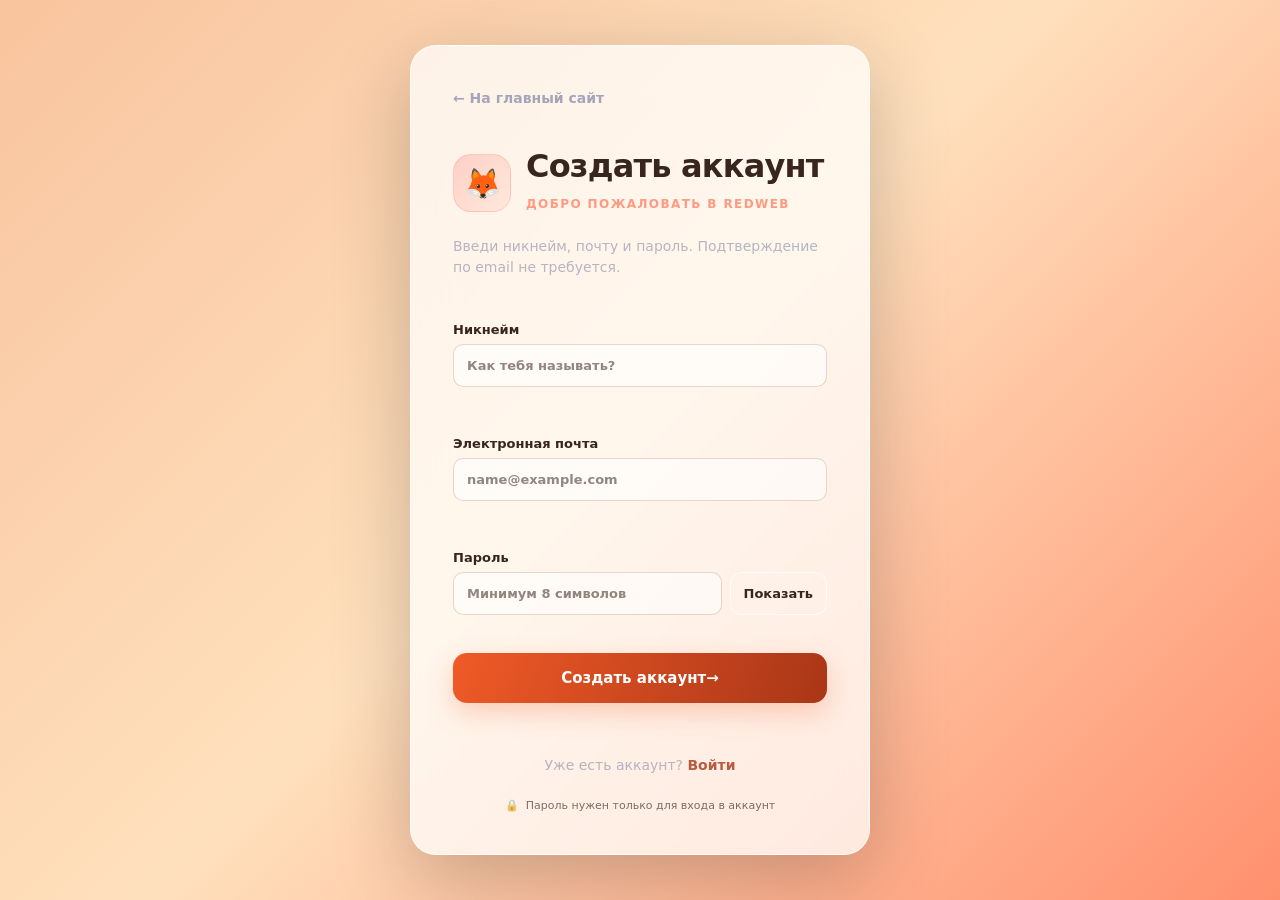
<file: MoiSait2.HTML>
<!doctype html>
<html lang="ru">
<head>
  <meta charset="utf-8">
  <meta name="viewport" content="width=device-width, initial-scale=1">
  <meta name="theme-color" content="#11111b">
  <title>Регистрация — RedWeb</title>
  <link rel="stylesheet" href="Moisait.CSS">
  <script>
  (function () {
    try {
      var savedTheme = localStorage.getItem('rwTheme') || 'sunset';
      document.documentElement.dataset.theme = savedTheme;
      document.addEventListener('DOMContentLoaded', function () {
        document.body.dataset.theme = savedTheme;
      });
    } catch (e) {}
  })();
</script>

  <style>
    :root{color-scheme:dark;--bg:#101018;--panel:rgba(27,27,42,.88);--line:rgba(255,255,255,.11);--muted:#a5a4b8;--accent:#ff5b55;--accent2:#ff8a5b}
    *{box-sizing:border-box}
    body.auth-page{min-height:100vh;margin:0;padding:28px 18px;display:grid;place-items:center;background:var(--page);background-attachment:fixed;font-family:Inter,system-ui,-apple-system,"Segoe UI",sans-serif;color:var(--ink)}
    .auth-panel{width:min(100%,460px);padding:clamp(26px,5vw,42px);border:1px solid var(--line);border-radius:26px;background:var(--glass);color:var(--ink);box-shadow:0 24px 80px rgba(0,0,0,.22);backdrop-filter:blur(22px);animation:authIn .7s cubic-bezier(.2,.8,.2,1) both}
    @keyframes authIn{from{opacity:0;transform:translateY(22px) scale(.985)}to{opacity:1;transform:translateY(0) scale(1)}}
    .back-link{display:inline-flex;align-items:center;gap:8px;color:var(--muted);text-decoration:none;font-size:14px;margin-bottom:30px;transition:color .2s}
    .back-link:hover{color:#fff}
    .auth-top{display:flex;align-items:center;gap:15px;margin-bottom:24px}
    .auth-emoji{width:58px;height:58px;display:grid;place-items:center;border-radius:18px;background:linear-gradient(135deg,rgba(255,91,85,.24),rgba(255,138,91,.10));border:1px solid rgba(255,130,100,.25);font-size:30px}
    h1{font-size:clamp(28px,6vw,35px);line-height:1.12;letter-spacing:-.8px;margin:0 0 9px}
    .intro{color:var(--muted);margin:0 0 28px;line-height:1.6;font-size:14px}
    form{display:grid;gap:17px}
    label{display:grid;gap:8px;font-size:13px;font-weight:650;color:var(--ink)}
    input{width:100%;min-width:0;padding:14px 15px;border:1px solid var(--line);border-radius:13px;background:rgba(255,255,255,.55);color:var(--ink);font:inherit;font-size:15px;outline:none;transition:border-color .2s,box-shadow .2s,background .2s}
    input::placeholder{color:color-mix(in srgb,var(--ink) 55%,transparent)}
    input:focus{border-color:var(--accent);box-shadow:0 0 0 4px color-mix(in srgb,var(--accent) 14%,transparent);background:rgba(255,255,255,.78)}
    .password-row{display:flex;gap:8px}
    .password-row input{flex:1}
    .toggle{flex:0 0 auto;padding:0 13px;border:1px solid var(--line);border-radius:12px;background:rgba(255,255,255,.06);color:var(--ink);font:inherit;font-size:13px;cursor:pointer}
    .toggle:hover{background:rgba(255,255,255,.11)}
    .button.primary{width:100%;min-height:50px;margin-top:5px;border:0;border-radius:14px;background:linear-gradient(110deg,var(--accent),var(--accent2));color:white;font:inherit;font-weight:750;font-size:15px;cursor:pointer;box-shadow:0 10px 26px color-mix(in srgb,var(--accent) 25%,transparent);transition:transform .2s,filter .2s}
    .button.primary:hover{transform:translateY(-2px);filter:brightness(1.08)}
    .button.primary:active{transform:translateY(0)}
    .form-message{min-height:20px;margin:13px 0 0;color:#ffb2a9;font-size:13px;text-align:center}
    .auth-switch{margin:19px 0 0;text-align:center;color:var(--muted);font-size:14px}
    .auth-switch a{color:var(--accent2);text-decoration:none;font-weight:700}
    .auth-switch a:hover{text-decoration:underline}
    .secure-note{display:flex;justify-content:center;gap:7px;margin-top:23px;color:var(--ink);opacity:.65;font-size:11px}
    @media(prefers-reduced-motion:reduce){.auth-panel{animation:none}*{transition:none!important}}
  </style>

<style id="redweb-extra-themes">
body[data-theme="crimson"]{--page:linear-gradient(135deg,#210710,#4b1025,#17060d);--ink:#fff0f3;--glass:#3a1022dc;--accent:#ff3158;--accent2:#a6002d;--line:#ff4b6e55}
body[data-theme="cyber"]{--page:linear-gradient(135deg,#080817,#19123c,#071b28);--ink:#f4f1ff;--glass:#120f30dc;--accent:#00eaff;--accent2:#b000ff;--line:#00f0ff55}
body[data-theme="sakura"]{--page:linear-gradient(135deg,#1b0d17,#49233c,#24101e);--ink:#fff2f8;--glass:#39192edc;--accent:#ff83bd;--accent2:#d94f91;--line:#ff83bd55}
body[data-theme="midnight"]{--page:linear-gradient(135deg,#080d19,#17233e,#0a1024);--ink:#edf2ff;--glass:#121c34dc;--accent:#829cff;--accent2:#455fc4;--line:#829cff55}
body[data-theme="gold"]{--page:linear-gradient(135deg,#171106,#493510,#201605);--ink:#fff8e6;--glass:#31240ddc;--accent:#f5c451;--accent2:#b77b18;--line:#f5c45155}
body[data-theme="mint"]{--page:linear-gradient(135deg,#071713,#123b31,#09251e);--ink:#edfff8;--glass:#0d2f27dc;--accent:#5de0b2;--accent2:#168d78;--line:#5de0b255}
body[data-theme="ice"]{--page:linear-gradient(135deg,#071521,#12364b,#0a2535);--ink:#effaff;--glass:#0e2b3cdc;--accent:#75d9ff;--accent2:#368bbd;--line:#75d9ff55}
</style>

<style>
.redirect-note{display:none;margin:16px 0 0;padding:13px 15px;border:1px solid var(--line);border-radius:13px;background:var(--glass);color:var(--ink);text-align:center;font-size:14px}
.redirect-note.show{display:block;animation:authIn .35s ease both}
.button.primary:disabled{opacity:.65;cursor:wait;transform:none}
</style>

</head>
<body class="auth-page">
  <script>
    try { document.body.dataset.theme = localStorage.getItem('rwTheme') || 'sunset'; } catch (e) {}
  </script>
  <main class="auth-panel glass">
    <a class="back-link" href="RedWeb.html">← На главный сайт</a>
    <div class="auth-top">
      <div class="auth-emoji" aria-hidden="true">🦊</div>
      <div><h1>Создать аккаунт</h1><div style="color:#ff9a82;font-size:12px;font-weight:750;letter-spacing:1.4px;text-transform:uppercase">Добро пожаловать в RedWeb</div></div>
    </div>
    <p class="intro">Введи никнейм, почту и пароль. Подтверждение по email не требуется.</p>
    <form id="registerForm">
      <label for="name">Никнейм
        <input id="name" name="name" maxlength="24" autocomplete="nickname" required placeholder="Как тебя называть?">
      </label>
      <label for="email">Электронная почта
        <input id="email" name="email" type="email" autocomplete="email" required placeholder="name@example.com">
      </label>
      <label for="password">Пароль
        <div class="password-row">
          <input id="password" name="password" type="password" minlength="8" autocomplete="new-password" required placeholder="Минимум 8 символов">
          <button type="button" class="toggle" data-target="password">Показать</button>
        </div>
      </label>
      <button class="button primary" type="submit">Создать аккаунт <span aria-hidden="true">→</span></button>
    </form>
    <p id="msg" class="form-message" aria-live="polite"></p>
    <p id="redirectNotice" class="redirect-note" aria-live="polite">Успешно! Переводим на главный сайт…</p>
    <p class="auth-switch">Уже есть аккаунт? <a href="VHOD.HTML">Войти</a></p>
    <div class="secure-note"><span aria-hidden="true">🔒</span> Пароль нужен только для входа в аккаунт</div>
  </main>
  <script src="auth.js"></script>
</body>
</html>
</file>
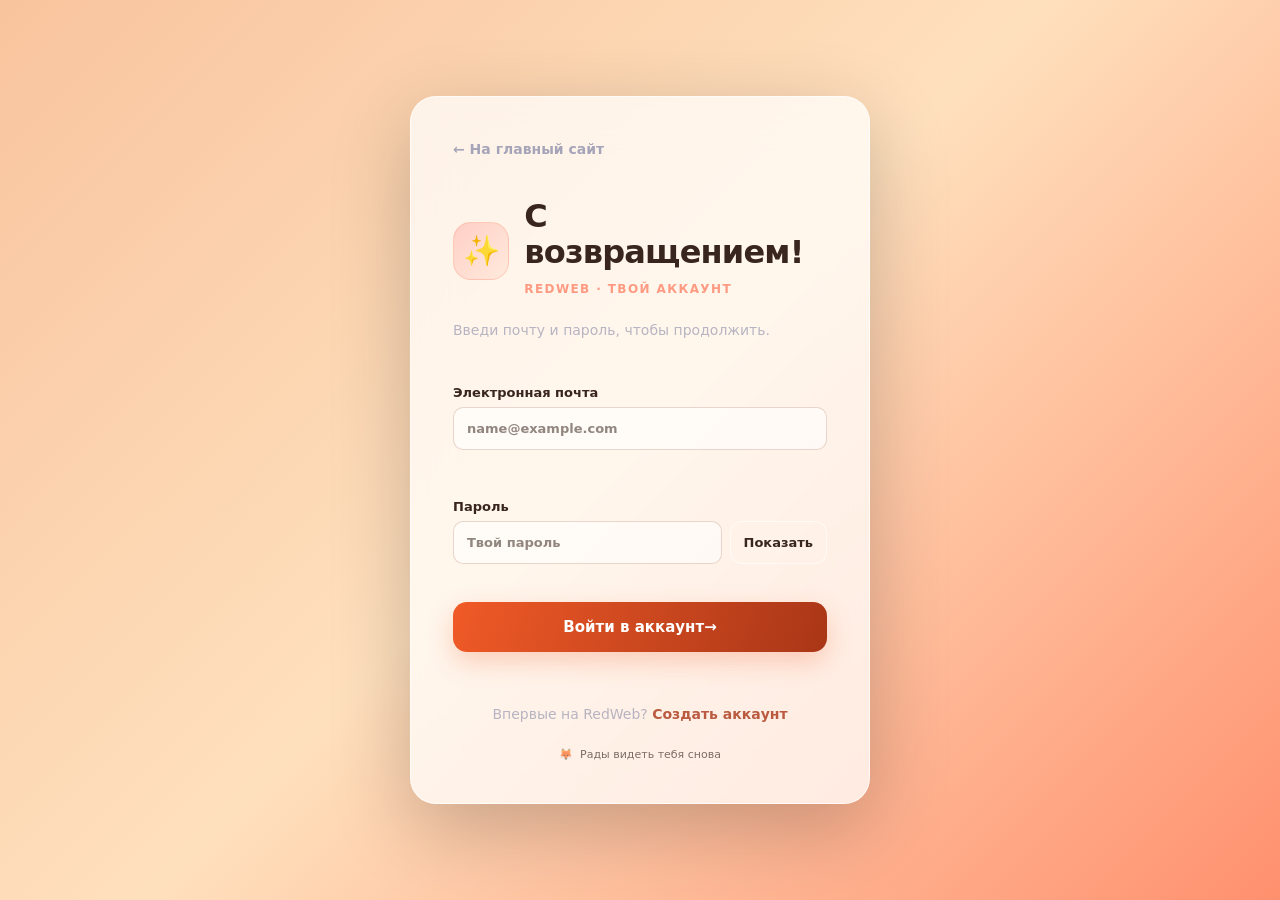
<file: VHOD.HTML>
<!doctype html>
<html lang="ru">
<head>
  <meta charset="utf-8">
  <meta name="viewport" content="width=device-width, initial-scale=1">
  <meta name="theme-color" content="#11111b">
  <title>Вход — RedWeb</title>
  <link rel="stylesheet" href="Moisait.CSS">
  <script>
  (function () {
    try {
      var savedTheme = localStorage.getItem('rwTheme') || 'sunset';
      document.documentElement.dataset.theme = savedTheme;
      document.addEventListener('DOMContentLoaded', function () {
        document.body.dataset.theme = savedTheme;
      });
    } catch (e) {}
  })();
</script>

  <style>
    :root{color-scheme:dark;--bg:#101018;--panel:rgba(27,27,42,.88);--line:rgba(255,255,255,.11);--muted:#a5a4b8;--accent:#ff5b55;--accent2:#ff8a5b}
    *{box-sizing:border-box}
    body.auth-page{min-height:100vh;margin:0;padding:28px 18px;display:grid;place-items:center;background:var(--page);background-attachment:fixed;font-family:Inter,system-ui,-apple-system,"Segoe UI",sans-serif;color:var(--ink)}
    .auth-panel{width:min(100%,460px);padding:clamp(26px,5vw,42px);border:1px solid var(--line);border-radius:26px;background:var(--glass);color:var(--ink);box-shadow:0 24px 80px rgba(0,0,0,.22);backdrop-filter:blur(22px);animation:authIn .7s cubic-bezier(.2,.8,.2,1) both}
    @keyframes authIn{from{opacity:0;transform:translateY(22px) scale(.985)}to{opacity:1;transform:translateY(0) scale(1)}}
    .back-link{display:inline-flex;align-items:center;gap:8px;color:var(--muted);text-decoration:none;font-size:14px;margin-bottom:30px;transition:color .2s}
    .back-link:hover{color:#fff}
    .auth-top{display:flex;align-items:center;gap:15px;margin-bottom:24px}
    .auth-emoji{width:58px;height:58px;display:grid;place-items:center;border-radius:18px;background:linear-gradient(135deg,rgba(255,91,85,.24),rgba(255,138,91,.10));border:1px solid rgba(255,130,100,.25);font-size:30px}
    h1{font-size:clamp(28px,6vw,35px);line-height:1.12;letter-spacing:-.8px;margin:0 0 9px}
    .intro{color:var(--muted);margin:0 0 28px;line-height:1.6;font-size:14px}
    form{display:grid;gap:17px}
    label{display:grid;gap:8px;font-size:13px;font-weight:650;color:var(--ink)}
    input{width:100%;min-width:0;padding:14px 15px;border:1px solid var(--line);border-radius:13px;background:rgba(255,255,255,.55);color:var(--ink);font:inherit;font-size:15px;outline:none;transition:border-color .2s,box-shadow .2s,background .2s}
    input::placeholder{color:color-mix(in srgb,var(--ink) 55%,transparent)}
    input:focus{border-color:var(--accent);box-shadow:0 0 0 4px color-mix(in srgb,var(--accent) 14%,transparent);background:rgba(255,255,255,.78)}
    .password-row{display:flex;gap:8px}
    .password-row input{flex:1}
    .toggle{flex:0 0 auto;padding:0 13px;border:1px solid var(--line);border-radius:12px;background:rgba(255,255,255,.06);color:var(--ink);font:inherit;font-size:13px;cursor:pointer}
    .toggle:hover{background:rgba(255,255,255,.11)}
    .button.primary{width:100%;min-height:50px;margin-top:5px;border:0;border-radius:14px;background:linear-gradient(110deg,var(--accent),var(--accent2));color:white;font:inherit;font-weight:750;font-size:15px;cursor:pointer;box-shadow:0 10px 26px color-mix(in srgb,var(--accent) 25%,transparent);transition:transform .2s,filter .2s}
    .button.primary:hover{transform:translateY(-2px);filter:brightness(1.08)}
    .button.primary:active{transform:translateY(0)}
    .form-message{min-height:20px;margin:13px 0 0;color:#ffb2a9;font-size:13px;text-align:center}
    .auth-switch{margin:19px 0 0;text-align:center;color:var(--muted);font-size:14px}
    .auth-switch a{color:var(--accent2);text-decoration:none;font-weight:700}
    .auth-switch a:hover{text-decoration:underline}
    .secure-note{display:flex;justify-content:center;gap:7px;margin-top:23px;color:var(--ink);opacity:.65;font-size:11px}
    @media(prefers-reduced-motion:reduce){.auth-panel{animation:none}*{transition:none!important}}
  </style>

<style id="redweb-extra-themes">
body[data-theme="crimson"]{--page:linear-gradient(135deg,#210710,#4b1025,#17060d);--ink:#fff0f3;--glass:#3a1022dc;--accent:#ff3158;--accent2:#a6002d;--line:#ff4b6e55}
body[data-theme="cyber"]{--page:linear-gradient(135deg,#080817,#19123c,#071b28);--ink:#f4f1ff;--glass:#120f30dc;--accent:#00eaff;--accent2:#b000ff;--line:#00f0ff55}
body[data-theme="sakura"]{--page:linear-gradient(135deg,#1b0d17,#49233c,#24101e);--ink:#fff2f8;--glass:#39192edc;--accent:#ff83bd;--accent2:#d94f91;--line:#ff83bd55}
body[data-theme="midnight"]{--page:linear-gradient(135deg,#080d19,#17233e,#0a1024);--ink:#edf2ff;--glass:#121c34dc;--accent:#829cff;--accent2:#455fc4;--line:#829cff55}
body[data-theme="gold"]{--page:linear-gradient(135deg,#171106,#493510,#201605);--ink:#fff8e6;--glass:#31240ddc;--accent:#f5c451;--accent2:#b77b18;--line:#f5c45155}
body[data-theme="mint"]{--page:linear-gradient(135deg,#071713,#123b31,#09251e);--ink:#edfff8;--glass:#0d2f27dc;--accent:#5de0b2;--accent2:#168d78;--line:#5de0b255}
body[data-theme="ice"]{--page:linear-gradient(135deg,#071521,#12364b,#0a2535);--ink:#effaff;--glass:#0e2b3cdc;--accent:#75d9ff;--accent2:#368bbd;--line:#75d9ff55}
</style>

<style>
.redirect-note{display:none;margin:16px 0 0;padding:13px 15px;border:1px solid var(--line);border-radius:13px;background:var(--glass);color:var(--ink);text-align:center;font-size:14px}
.redirect-note.show{display:block;animation:authIn .35s ease both}
.button.primary:disabled{opacity:.65;cursor:wait;transform:none}
</style>

</head>
<body class="auth-page">
  <script>
    try { document.body.dataset.theme = localStorage.getItem('rwTheme') || 'sunset'; } catch (e) {}
  </script>
  <main class="auth-panel glass">
    <a class="back-link" href="RedWeb.html">← На главный сайт</a>
    <div class="auth-top">
      <div class="auth-emoji" aria-hidden="true">✨</div>
      <div><h1>С возвращением!</h1><div style="color:#ff9a82;font-size:12px;font-weight:750;letter-spacing:1.4px;text-transform:uppercase">RedWeb · Твой аккаунт</div></div>
    </div>
    <p class="intro">Введи почту и пароль, чтобы продолжить.</p>
    <form id="loginForm">
      <label for="email">Электронная почта
        <input id="email" name="email" type="email" autocomplete="email" required placeholder="name@example.com">
      </label>
      <label for="password">Пароль
        <div class="password-row">
          <input id="password" name="password" type="password" autocomplete="current-password" required placeholder="Твой пароль">
          <button type="button" class="toggle" data-target="password">Показать</button>
        </div>
      </label>
      <button class="button primary" type="submit">Войти в аккаунт <span aria-hidden="true">→</span></button>
    </form>
    <p id="msg" class="form-message" aria-live="polite"></p>
    <p id="redirectNotice" class="redirect-note" aria-live="polite">Успешно! Переводим на главный сайт…</p>
    <p class="auth-switch">Впервые на RedWeb? <a href="MoiSait2.HTML">Создать аккаунт</a></p>
    <div class="secure-note"><span aria-hidden="true">🦊</span> Рады видеть тебя снова</div>
  </main>
  <script src="auth.js"></script>
</body>
</html>
</file>
<file: Moisait.CSS>
*{box-sizing:border-box}html{scroll-behavior:smooth;scroll-padding-top:100px}body{margin:0;font-family:Inter,Segoe UI,Arial,sans-serif;color:var(--ink);background:var(--page);background-attachment:fixed;transition:background .25s,color .25s;--page:linear-gradient(135deg,#f8c49e,#ffe0bd 48%,#ff906e);--ink:#38251e;--glass:#ffffffb8;--accent:#f05a27;--accent2:#a93617;--line:#ffffffa8}
body[data-theme=lavender]{--page:linear-gradient(135deg,#d9c8ff,#f7d9f2,#b8c9ff);--accent:#8056d9;--accent2:#5334a0}
body[data-theme=ocean]{--page:linear-gradient(135deg,#a8e2e8,#b7d6ff,#d1f1e9);--accent:#087f9b;--accent2:#07546c}
body[data-theme=forest]{--page:linear-gradient(135deg,#c7dfb0,#e3e9b8,#a8d6c0);--accent:#387b50;--accent2:#205536}
body[data-theme=dark]{--page:linear-gradient(135deg,#171a27,#29283c,#422c3b);--ink:#f7eee9;--glass:#252536df;--accent:#ff8158;--accent2:#ffb095;--line:#ffffff20}
a{color:inherit}.topbar{position:sticky;top:0;z-index:50;display:flex;align-items:center;justify-content:space-between;gap:16px;padding:12px clamp(14px,4vw,48px);background:#ffffff88;border-bottom:1px solid #ffffff90;backdrop-filter:blur(var(--header-blur,12px));-webkit-backdrop-filter:blur(var(--header-blur,12px));box-shadow:0 8px 28px #43200d12}
body[data-theme=dark] .topbar{background:#171725a8}.brand{display:flex;align-items:center;gap:9px;text-decoration:none;font-size:22px;font-weight:900;color:var(--accent2);white-space:nowrap}.brand img{width:42px;height:42px;object-fit:contain}.main-nav,.auth-area{display:flex;align-items:center;gap:8px;flex-wrap:wrap}.nav-link,.mini-btn{border:0;border-radius:12px;padding:10px 13px;text-decoration:none;font-weight:750;background:#ffffff8c;color:var(--ink);cursor:pointer;font-size:13px;transition:.2s}.nav-link:hover,.mini-btn:hover,.button:hover,.social-btn:hover{transform:translateY(-2px);box-shadow:0 7px 18px #54220e1c}.auth-area{font-size:13px}.mini-btn.primary,.button.primary{background:var(--accent);color:white}.wrap{width:min(1100px,calc(100% - 36px));margin:auto}.hero{min-height:420px;display:flex;align-items:center;justify-content:space-between;gap:30px;padding:65px 0 45px}.hero-copy{max-width:610px}.eyebrow{text-transform:uppercase;letter-spacing:2px;font-size:11px;font-weight:850;color:var(--accent2)}h1{font-size:clamp(38px,6vw,68px);line-height:1.03;margin:14px 0;color:var(--ink)}h1 span{color:var(--accent2)}.hero p,.section-heading p{font-size:17px;line-height:1.65;opacity:.8;max-width:620px}.hero-actions,.inline-actions{display:flex;gap:12px;flex-wrap:wrap;margin-top:22px}.button{display:inline-flex;align-items:center;justify-content:center;border:0;border-radius:13px;padding:13px 18px;text-decoration:none;font-weight:800;cursor:pointer;transition:.2s}.button.ghost{background:#ffffffa8;color:var(--ink);border:1px solid var(--line)}.fox-art{width:min(300px,32vw);aspect-ratio:1;display:grid;place-items:center;border-radius:45% 55% 58% 42%;background:#ffffff55;box-shadow:inset 0 0 50px #fff8,0 20px 55px #78331118}.fox-art img{width:85%;height:85%;object-fit:contain}.section{padding:44px 0 35px}.section-heading{text-align:center;margin-bottom:25px}.section-heading h2{font-size:clamp(28px,4vw,40px);margin:9px 0;color:var(--accent2)}.glass{background:var(--glass);border:1px solid var(--line);border-radius:22px;box-shadow:0 12px 35px #54220e12;backdrop-filter:blur(14px)}.about-grid{display:grid;grid-template-columns:repeat(3,1fr);gap:16px}.about-card{padding:24px;text-align:center}.about-card h3{margin:10px 0 5px}.about-card p{line-height:1.5;opacity:.8}.emoji{font-size:34px}.creative-grid{display:grid;grid-template-columns:1.2fr .8fr;gap:18px}.music-card,.socials-card{padding:24px}.music-head{display:flex;align-items:center;gap:14px}.music-icon{width:48px;height:48px;display:grid;place-items:center;border-radius:15px;background:var(--accent);color:white;font-size:28px}.music-head h3,.socials-card h3{margin:0 0 5px;font-size:21px}.music-head p,.socials-card>p{margin:0 0 16px;opacity:.7}.music-card audio{width:100%;margin:18px 0 8px}.hint{font-size:12px;line-height:1.5;opacity:.72}.text-link{display:inline-block;color:var(--accent2);font-weight:800;margin-top:10px}.social-links{display:grid;grid-template-columns:1fr 1fr;gap:10px}.social-btn{padding:13px 12px;text-align:center;border-radius:12px;text-decoration:none;font-weight:800;background:#ffffffa0;border:1px solid var(--line);transition:.2s}.cat-grid{display:grid;grid-template-columns:repeat(3,1fr);gap:16px}.cat-grid figure{margin:0;padding:10px;background:var(--glass);border:1px solid var(--line);border-radius:18px;box-shadow:0 10px 28px #54220e14}.cat-grid img{width:100%;height:220px;object-fit:cover;border-radius:12px;display:block}.cat-grid figcaption{text-align:center;padding:11px 5px 5px;font-weight:750}.video-grid{display:grid;grid-template-columns:repeat(auto-fit,minmax(240px,1fr));gap:15px}.video-placeholder{padding:35px;text-align:center}.play{margin:auto;width:55px;height:55px;display:grid;place-items:center;border-radius:50%;background:var(--accent);color:white}.footer{display:flex;justify-content:space-between;align-items:center;padding:25px max(18px,calc((100% - 1100px)/2));border-top:1px solid var(--line);font-weight:750}.footer a{color:var(--accent2)}.modal{position:fixed;inset:0;z-index:100;background:#170d0bb8;backdrop-filter:blur(8px);display:grid;place-items:center;padding:16px;overflow:auto}.settings-panel{position:relative;width:min(590px,100%);max-height:92vh;overflow:auto;padding:28px;background:var(--page);color:var(--ink);border:1px solid #ffffff9c;border-radius:24px;box-shadow:0 25px 80px #0004}.settings-panel h2{margin:8px 0 20px;color:var(--accent2)}.close{position:absolute;right:16px;top:12px;border:0;background:#ffffff8a;border-radius:50%;width:36px;height:36px;font-size:25px;cursor:pointer}.setting-group{padding:18px;margin:14px 0;background:var(--glass);border:1px solid var(--line);border-radius:17px}.setting-group h3{margin:0 0 15px}.setting-group label{display:block;font-weight:750;margin:14px 0}.setting-group select,.setting-group input:not([type=range]):not([type=file]),.setting-group textarea{display:block;width:100%;margin-top:7px;padding:12px;border:1px solid #b98a7655;border-radius:10px;background:#ffffffd9;color:#30231e;font:inherit}.setting-group input[type=range]{width:100%;accent-color:var(--accent)}.locked-content{position:relative;min-height:170px;display:flex;flex-direction:column;align-items:center;justify-content:center;text-align:center;border-radius:14px;background:#ffffff65;padding:20px;overflow:hidden}.locked-content:before{content:"";position:absolute;inset:-8px;backdrop-filter:blur(5px);background:#ffffff20;pointer-events:none}.locked-content>*{position:relative}.lock-icon{font-size:30px}.locked-content p{font-weight:850}.profile-row{display:flex;align-items:center;gap:13px;margin:10px 0 18px}.profile-row img{width:62px;height:62px;border-radius:50%;object-fit:cover;background:#f2a47e;border:3px solid white}.profile-row p{margin:4px 0}.toast{position:fixed;bottom:20px;left:50%;transform:translate(-50%,20px);opacity:0;pointer-events:none;background:#252126;color:white;padding:12px 18px;border-radius:12px;transition:.25s;z-index:200}.toast.show{opacity:1;transform:translate(-50%,0)}.hidden{display:none!important}
@media(max-width:850px){.topbar{flex-wrap:wrap}.main-nav{order:3;width:100%;justify-content:center}.auth-area{margin-left:auto}.hero{min-height:0}.creative-grid{grid-template-columns:1fr}}
@media(max-width:600px){.hero{padding:45px 0 25px;flex-direction:column;text-align:center}.fox-art{width:190px}.hero-actions{justify-content:center}.about-grid{grid-template-columns:1fr}.cat-grid{grid-template-columns:repeat(2,1fr)}.cat-grid img{height:160px}.brand{font-size:18px}.nav-link{padding:9px;font-size:12px}.auth-area{width:100%;justify-content:center}.settings-panel{padding:22px 16px}.social-links{grid-template-columns:1fr 1fr}}

/* Страницы входа и регистрации */
.auth-page{min-height:100vh;display:grid;place-items:center;padding:22px}.auth-panel{width:min(440px,100%);padding:30px;color:var(--ink)}.auth-panel h1{font-size:32px;margin:12px 0}.auth-panel>p{line-height:1.5;opacity:.8}.auth-emoji{font-size:42px;margin-top:18px}.back-link{color:var(--accent2);font-weight:800;text-decoration:none}.auth-panel label{display:block;font-weight:750;margin:16px 0}.auth-panel input{display:block;width:100%;padding:13px;margin-top:7px;border:1px solid #b98a7655;border-radius:10px;font:inherit}.password-row{display:flex;gap:7px}.password-row input{flex:1;min-width:0}.toggle{margin-top:7px;border:0;border-radius:10px;background:#5b4032;color:#fff;padding:0 12px;cursor:pointer}.full{width:100%;margin-top:12px}.form-message{min-height:24px;color:var(--accent2);font-weight:700;font-size:14px}.auth-panel a:not(.back-link){color:var(--accent2);font-weight:800}


<style id="redweb-extra-themes">
body[data-theme="crimson"]{--page:linear-gradient(135deg,#210710,#4b1025,#17060d);--ink:#fff0f3;--glass:#3a1022dc;--accent:#ff3158;--accent2:#a6002d;--line:#ff4b6e55}
body[data-theme="cyber"]{--page:linear-gradient(135deg,#080817,#19123c,#071b28);--ink:#f4f1ff;--glass:#120f30dc;--accent:#00eaff;--accent2:#b000ff;--line:#00f0ff55}
body[data-theme="sakura"]{--page:linear-gradient(135deg,#1b0d17,#49233c,#24101e);--ink:#fff2f8;--glass:#39192edc;--accent:#ff83bd;--accent2:#d94f91;--line:#ff83bd55}
body[data-theme="midnight"]{--page:linear-gradient(135deg,#080d19,#17233e,#0a1024);--ink:#edf2ff;--glass:#121c34dc;--accent:#829cff;--accent2:#455fc4;--line:#829cff55}
body[data-theme="gold"]{--page:linear-gradient(135deg,#171106,#493510,#201605);--ink:#fff8e6;--glass:#31240ddc;--accent:#f5c451;--accent2:#b77b18;--line:#f5c45155}
body[data-theme="mint"]{--page:linear-gradient(135deg,#071713,#123b31,#09251e);--ink:#edfff8;--glass:#0d2f27dc;--accent:#5de0b2;--accent2:#168d78;--line:#5de0b255}
body[data-theme="ice"]{--page:linear-gradient(135deg,#071521,#12364b,#0a2535);--ink:#effaff;--glass:#0e2b3cdc;--accent:#75d9ff;--accent2:#368bbd;--line:#75d9ff55}
</style>
</file>
